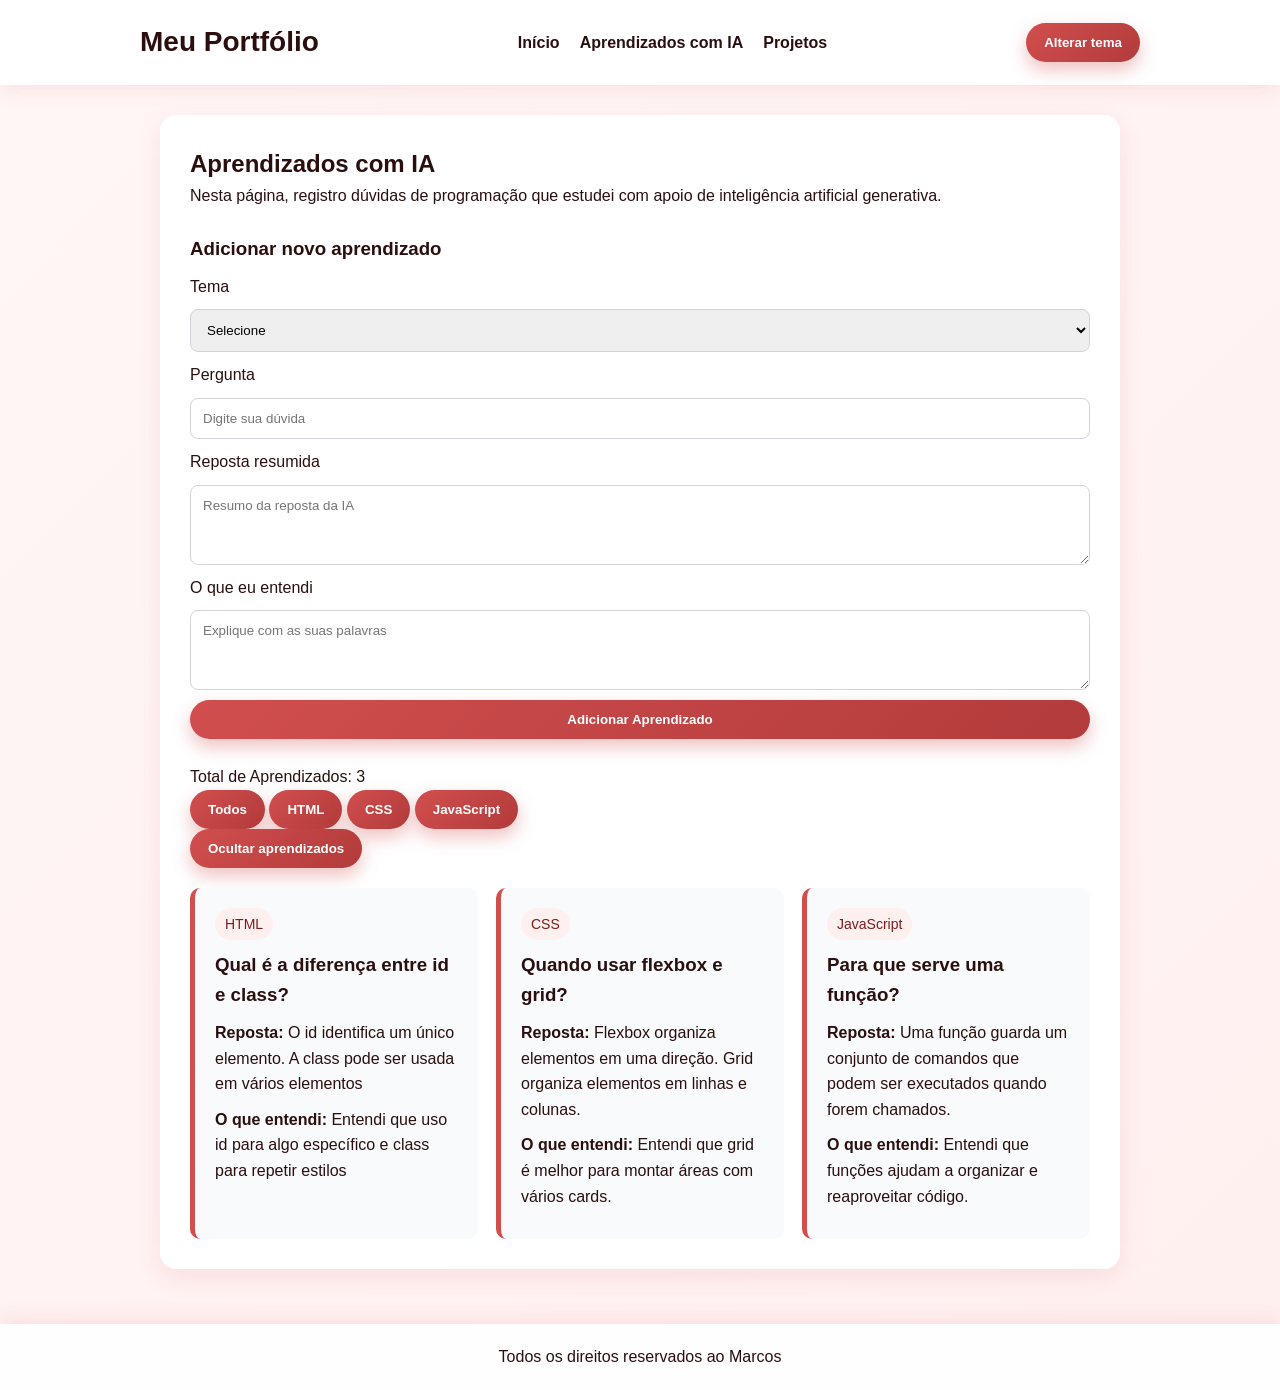
<file: aprendizados.html>
<!-- aprendizados.html -->
<!DOCTYPE html>
<html lang="pt-BR">

<head>
    <meta charset="UTF-8">
    <meta name="viewport" content="width=device-width, initial-scale=1.0">
    <title>Aprendizados com IA</title>
    <link rel="stylesheet" href="style.css">
</head>

<body>
    <header>
        <nav>
            <h1>Meu Portfólio</h1>

            <ul>
                <li><a href="index.html">Início</a></li>
                <li><a href="aprendizados.html">Aprendizados com IA</a></li>
                <li><a href="projetos.html">Projetos</a></li>
            </ul>

            <button type="button" onclick="alterarTema()">Alterar tema</button>
        </nav>
    </header>

    <main>
        <section>
            <h2>Aprendizados com IA</h2>
            <p>Nesta página, registro dúvidas de programação que estudei com apoio de inteligência artificial generativa.</p>
            
            <form class="form-aprendizado" onsubmit="return adicionarAprendizado(event)">
                <h3>Adicionar novo aprendizado</h3>

                <label for="tema">Tema</label>
                <select id="tema">
                    <option value="">Selecione</option>
                    <option value="HTML">HTML</option>
                    <option value="CSS">CSS</option>
                    <option value="JavaScript">JavaScript</option>
                </select>

                <label for="pergunta">Pergunta</label>
                <input type="text" id="pergunta" placeholder="Digite sua dúvida">

                <label for="resposta">Reposta resumida</label>
                <textarea id="resposta" placeholder="Resumo da reposta da IA"></textarea>

                <label for="entendimento">O que eu entendi</label>
                <textarea id="entendimento" placeholder="Explique com as suas palavras"></textarea>

                <button type="submit">Adicionar Aprendizado</button>
            </form>

            <p id="contadorAprendizados"></p>
            
            <div class="filtros">
                <button onclick="filtrarAprendizado('Todos')">Todos</button>
                <button onclick="filtrarAprendizado('HTML')">HTML</button>
                <button onclick="filtrarAprendizado('CSS')">CSS</button>
                <button onclick="filtrarAprendizado('JavaScript')">JavaScript</button>
            </div>
            
            <button onclick="mostrarOcultarAprendizados()" id="botaoAprendizados">
                Ocultar aprendizados
            </button>
            <div id="listaAprendizados" class="cards-aprendizados"></div>
        </section>
    </main>

    <footer>
        <p>Todos os direitos reservados ao Marcos</p>
    </footer>

    <script src="script.js"></script>
</body>

</html>
</file>
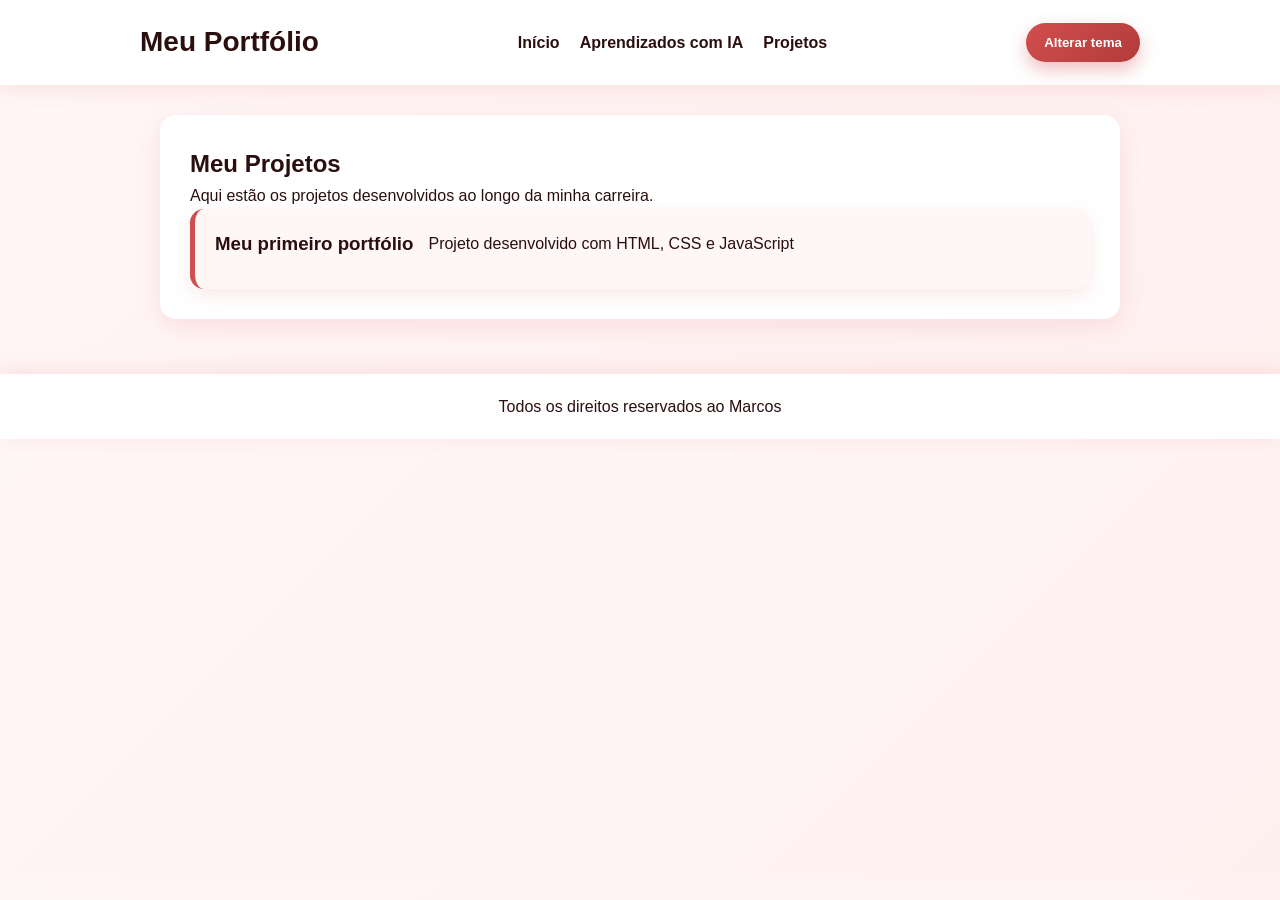
<file: projetos.html>
<!-- projetos.html -->
<!DOCTYPE html>
<html lang="pt-BR">

<head>
    <meta charset="UTF-8">
    <meta name="viewport" content="width=device-width, initial-scale=1.0">
    <title>Projetos</title>
    <link rel="stylesheet" href="style.css">
</head>

<body>
    <header>
        <nav>
            <h1>Meu Portfólio</h1>

            <ul>
                <li><a href="index.html">Início</a></li>
                <li><a href="aprendizados.html">Aprendizados com IA</a></li>
                <li><a href="projetos.html">Projetos</a></li>
            </ul>

            <button type="button" onclick="alterarTema()">Alterar tema</button>
        </nav>
    </header>

    <main>
        <section>
            <h2>Meu Projetos</h2>
            <p>Aqui estão os projetos desenvolvidos ao longo da minha carreira.</p>

            <article class="projeto">
                <h3>Meu primeiro portfólio</h3>
                <p>Projeto desenvolvido com HTML, CSS e JavaScript</p>
            </article>
        </section>
    </main>

    <footer>
        <p>Todos os direitos reservados ao Marcos</p>
    </footer>

    <script src="script.js"></script>
</body>

</html>
</file>
<file: style.css>
/* reiniciando formatação */
*{
    margin: 0;
    padding: 0;
    box-sizing: border-box;
}

:root{
    --cor-principal: #D14E4E;
    --cor-secundaria: #B33B3B;
    --cor-destaque: #8A2B2B;
    --cor-escura: #5C1E1E;
    --cor-fundo-escuro: #2B0F0F;

    --fundo: #fff6f6;
    --texto: #2B0F0F;
    --cabecalho: rgba(255, 255, 255, 0.95);
    --secao: white;
    --card: #fff6f6;
    --hover-card: #fff0f0;
    --sombra: rgba(209, 78, 78, 0.12);
}

body.tema-escuro{
    --fundo: #2B0F0F;
    --texto: #fff6f6;
    --cabecalho: rgba(97, 20, 20, 0.95);
    --secao: #5C1E1E;
    --card: #8A2B2B;
    --hover-card: #B33B3B;
    --sombra: rgba(0, 0, 0, 0.35);
}

body{
    font-family: Arial, Helvetica, sans-serif;
    background: linear-gradient(135deg, var(--fundo), var(--hover-card));
    color: var(--texto);
    line-height: 1.6;
    transition: background-color 0.3s, color 0.3s;
}

header {
    background-color: var(--cabecalho);
    color: var(--texto);
    padding: 20px;
    box-shadow: 0 4px 20px var(--sombra);
    position: sticky;
    top: 0;
    z-index: 10;
    backdrop-filter: blur(10px);
}

.foto-perfil{
    width: 300px;
    height: 300px;
    border-radius: 50%;
    margin-bottom: 20px;
    border: 4px solid var(--cor-principal);
    object-fit: cover;
    object-position: top;
    box-shadow: 0 10px 30px var(--sombra);
    transition: 0.3s;
}

.foto-perfil:hover{
    transform: scale(1.05) rotate(2deg);
    border-color: var(--cor-secundaria);
}

nav{
    max-width: 1000px;
    display: flex;
    margin: 0 auto;
    justify-content: space-between;
    align-items: center;
    flex-wrap: wrap;
}

nav h1{
    font-size: 28px;
    color: var(--texto);
}

nav ul{
    list-style: none;
    display: flex;
    gap: 20px;
    flex-wrap: wrap;
}

nav a {
    color: var(--texto);
    text-decoration: none;
    font-weight: bold;
    position: relative;
}

nav a::after{
    content: "";
    width: 0;
    height: 3px;
    background-color: var(--cor-principal);
    position: absolute;
    left: 0;
    bottom: -6px;
    border-radius: 10px;
    transition: 0.3s;
}

nav a:hover::after{
    width: 100%;
}

main{
    max-width: 1000px;
    margin: 0 auto;
    padding: 30px 20px;
}

section{
    background-color: var(--secao);
    margin-bottom: 25px;
    padding: 30px;
    border-radius: 16px;
    box-shadow: 0 8px 25px var(--sombra);
    transition: 0.3s;
}

section:hover{
    transform: translateY(-3px);
}

.banner {
    text-align: center;
    padding: 60px 30px;
    border: 1px solid rgba(209, 78, 78, 0.25);
}

.banner h2{
    font-size: 34px;
    margin-bottom: 15px;
    color: var(--texto);
}

.banner p{
    margin-bottom: 20px;
}

button{
    background: linear-gradient(135deg, var(--cor-principal), var(--cor-secundaria));
    color:white;
    padding: 12px 18px;
    border: none;
    border-radius: 999px;
    cursor: pointer;
    font-weight: bold;
    box-shadow: 0 8px 18px rgba(209, 78, 78, 0.35);
    transition: 0.3s;
}

button:hover{
    background: linear-gradient(135deg, var(--cor-secundaria), var(--cor-destaque));
    transform: translateY(-3px);
    box-shadow: 0 12px 25px rgba(209, 78, 78, 0.45);
}

.icone-tecnologia{
    width: 60px;
    height: 60px;
    margin-bottom: 10px;
    object-fit: contain;
    transition: 0.3s;
}

.cards{
    display: grid;
    grid-template-columns: repeat(2, 1fr);
    gap: 20px;
    margin-top: 20px;
}

.card,
.projeto{
    background-color: var(--card);
    padding: 20px;
    border-left: 5px solid var(--cor-principal);
    border-radius: 14px;
    display: flex;
    align-items: center;
    gap: 15px;
    transition: 0.3s;
    cursor: pointer;
    box-shadow: 0 6px 18px var(--sombra);
}

.card:hover,
.projeto:hover{
    transform: translateY(-7px) scale(1.02);
    box-shadow: 0 14px 30px var(--sombra);
    background-color: var(--hover-card);
    border-left-color: var(--cor-secundaria);
}

.card:hover .icone-tecnologia{
    transform: scale(1.12) rotate(-5deg);
}

.card h3,
.card p,
.projeto h3,
.projeto p{
    color: var(--texto);
    margin-bottom: 10px;
}

.card h3,
.projeto h3{
    color: var(--texto);
}

.form-aprendizado{
    display: flex;
    flex-direction: column;
    gap: 10px;
    margin: 25px 0;
}

.form-aprendizado input,
.form-aprendizado textarea,
.form-aprendizado select {
    padding: 12px;
    border: 1px solid #d1d5db;
    border-radius: 8px;
    font-family: Arial, sans-serif;
}

.form-aprendizado textarea{
    min-height: 80px;
    resize: vertical;
}

.cards-aprendizados {
    display: grid;
    grid-template-columns: repeat(3, 1fr);
    gap: 18px;
    margin-top: 20px;
}

.aprendizado {
    background-color: #f9fafb;
    padding: 20px;
    border-radius: 10px;
    border-left: 5px solid var(--cor-principal);
}

.tema-escuro .aprendizado {
    background-color: #5C1E1E;
    color: #fff6f6;
    border-left-color: var(--cor-principal);
}

.aprendizado span {
    display: inline-block;
    background-color: #fff0f0;
    color: #7b1c1c;
    padding: 5px 10px;
    border-radius: 20px;
    font-size: 14px;
    margin-bottom: 10px;
}

.tema-escuro .aprendizado span {
    background-color: #5c0f0f;
    color: #fff0f0;
}

.aprendizado h3,
.aprendizado p {
    margin-bottom:10px;
}

.oculto{
    display: none;
}

#contato a{
    color: var(--cor-principal);
    font-weight: bold;
    text-decoration: none;
}

#contato a:hover{
    color: var(--cor-secundaria);
    text-decoration: underline;
}

footer {
    text-align: center;
    background-color: var(--cabecalho);
    color: var(--texto);
    padding: 20px;
    box-shadow: 0 -4px 20px var(--sombra);
}

@media (max-width: 700px){
    nav{
        flex-direction: column;
        gap: 15px;
    }

    nav ul{
        justify-content: center;
    }

    .cards{
        grid-template-columns: 1fr;
    }

    .cards-aprendizados {
        grid-template-columns: 1fr;
    }

    .banner h2{
        font-size: 26px;
    }

    section{
        padding: 24px;
    }
}
</file>
